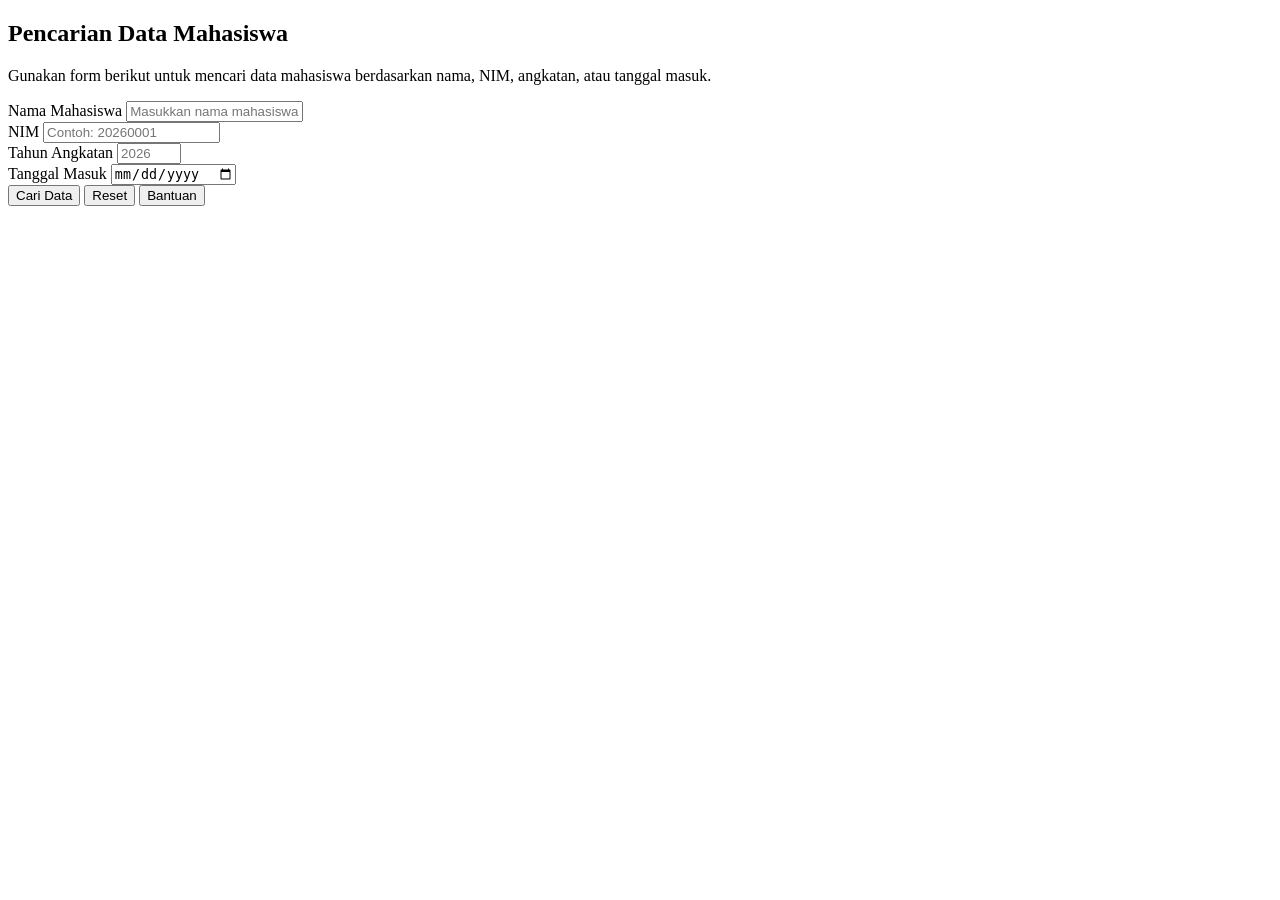
<file: Latihan1/index.html>
<!DOCTYPE html>
<html lang="id">
<head>
  <meta charset="UTF-8">
  <meta name="viewport" content="width=device-width, initial-scale=1.0">
  <title>Form Pencarian Mahasiswa</title>
  <link rel="stylesheet" href="C:\Semester 3\Desain Web\Prak7\Latihan1\style.css">
</head>
<body>

  <main class="container">
    <section class="form-card">

      <h1>Pencarian Data Mahasiswa</h1>

      <p class="description">
        Gunakan form berikut untuk mencari data mahasiswa
        berdasarkan nama, NIM, angkatan, atau tanggal masuk.
      </p>

      <!-- Method GET digunakan karena form ini untuk pencarian data. -->
      <form action="hasilpencarian.html" method="get">

        <div class="form-group">
          <label for="nama">Nama Mahasiswa</label>
          <input
            type="text"
            id="nama"
            name="nama"
            placeholder="Masukkan nama mahasiswa">
        </div>

        <div class="form-group">
          <label for="nim">NIM</label>
          <input
            type="text"
            id="nim"
            name="nim"
            placeholder="Contoh: 20260001">
        </div>

        <div class="form-group">
          <label for="angkatan">Tahun Angkatan</label>
          <input
            type="number"
            id="angkatan"
            name="angkatan"
            min="2020"
            max="2030"
            placeholder="2026">
        </div>

        <div class="form-group">
          <label for="tanggal">Tanggal Masuk</label>
          <input
            type="date"
            id="tanggal"
            name="tanggal">
        </div>

        <div class="button-group">
          <button type="submit" class="btn btn-primary">Cari Data</button>
          <button type="reset" class="btn btn-secondary">Reset</button>
          <button type="button" class="btn btn-neutral">Bantuan</button>
        </div>

      </form>

    </section>
  </main>

</body>
</html>
</file>
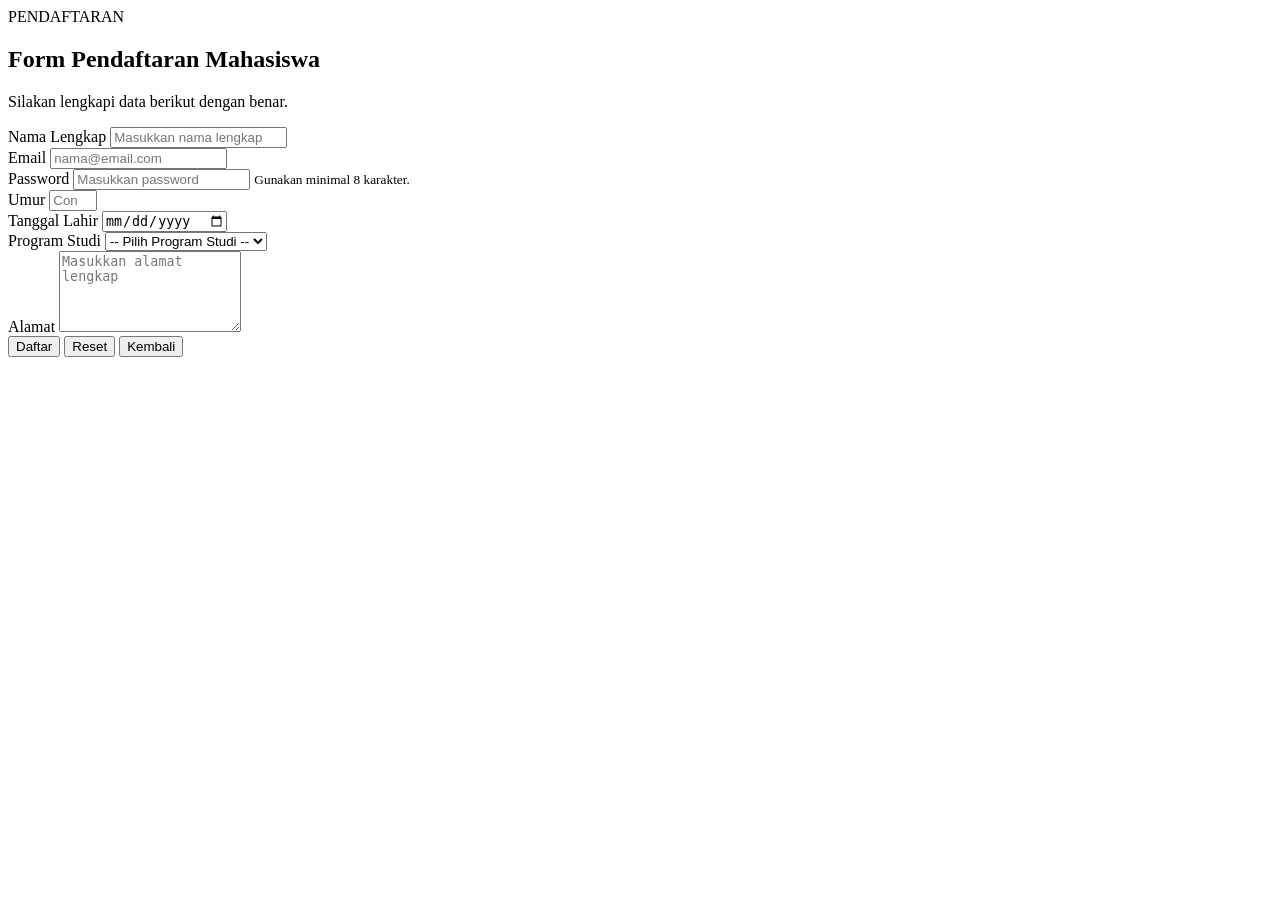
<file: Latihan2/index.html>
<!DOCTYPE html>
<html lang="id">
<head>
  <meta charset="UTF-8">
  <meta name="viewport" content="width=device-width, initial-scale=1.0">
  <title>Form Pendaftaran Mahasiswa</title>
  <link rel="stylesheet" href="C:\Semester 3\Desain Web\Prak7\Latihan2\style.css">
</head>
<body>

  <main class="container">
    <section class="registration-card">

      <div class="form-header">
        <span class="label">PENDAFTARAN</span>
        <h1>Form Pendaftaran Mahasiswa</h1>
        <p>Silakan lengkapi data berikut dengan benar.</p>
      </div>

      <form action="/proses-pendaftaran" method="post">

        <div class="form-group">
          <label for="nama">Nama Lengkap</label>
          <input
            type="text"
            id="nama"
            name="nama"
            placeholder="Masukkan nama lengkap"
            required>
        </div>

        <div class="form-group">
          <label for="email">Email</label>
          <input
            type="email"
            id="email"
            name="email"
            placeholder="nama@email.com"
            required>
        </div>

        <div class="form-group">
          <label for="password">Password</label>
          <input
            type="password"
            id="password"
            name="password"
            placeholder="Masukkan password"
            minlength="8"
            autocomplete="new-password"
            required>
          <small>Gunakan minimal 8 karakter.</small>
        </div>

        <div class="form-group">
          <label for="umur">Umur</label>
          <input
            type="number"
            id="umur"
            name="umur"
            min="16"
            max="80"
            placeholder="Contoh: 18">
        </div>

        <div class="form-group">
          <label for="tanggal-lahir">Tanggal Lahir</label>
          <input
            type="date"
            id="tanggal-lahir"
            name="tanggal_lahir"
            required>
        </div>

        <div class="form-group">
          <label for="program-studi">Program Studi</label>
          <select id="program-studi" name="program_studi" required>
            <option value="">-- Pilih Program Studi --</option>
            <option value="informatika">Teknik Informatika</option>
            <option value="mesin">Teknik Mesin</option>
            <option value="elektro">Teknik Elektro</option>
            <option value="sipil">Teknik Sipil</option>
          </select>
        </div>

        <div class="form-group">
          <label for="alamat">Alamat</label>
          <textarea
            id="alamat"
            name="alamat"
            rows="5"
            placeholder="Masukkan alamat lengkap"></textarea>
        </div>

        <div class="button-group">
          <button type="submit" class="btn btn-primary">Daftar</button>
          <button type="reset" class="btn btn-reset">Reset</button>
          <button type="button" class="btn btn-secondary">Kembali</button>
        </div>

      </form>

    </section>
  </main>

</body>
</html>
</file>
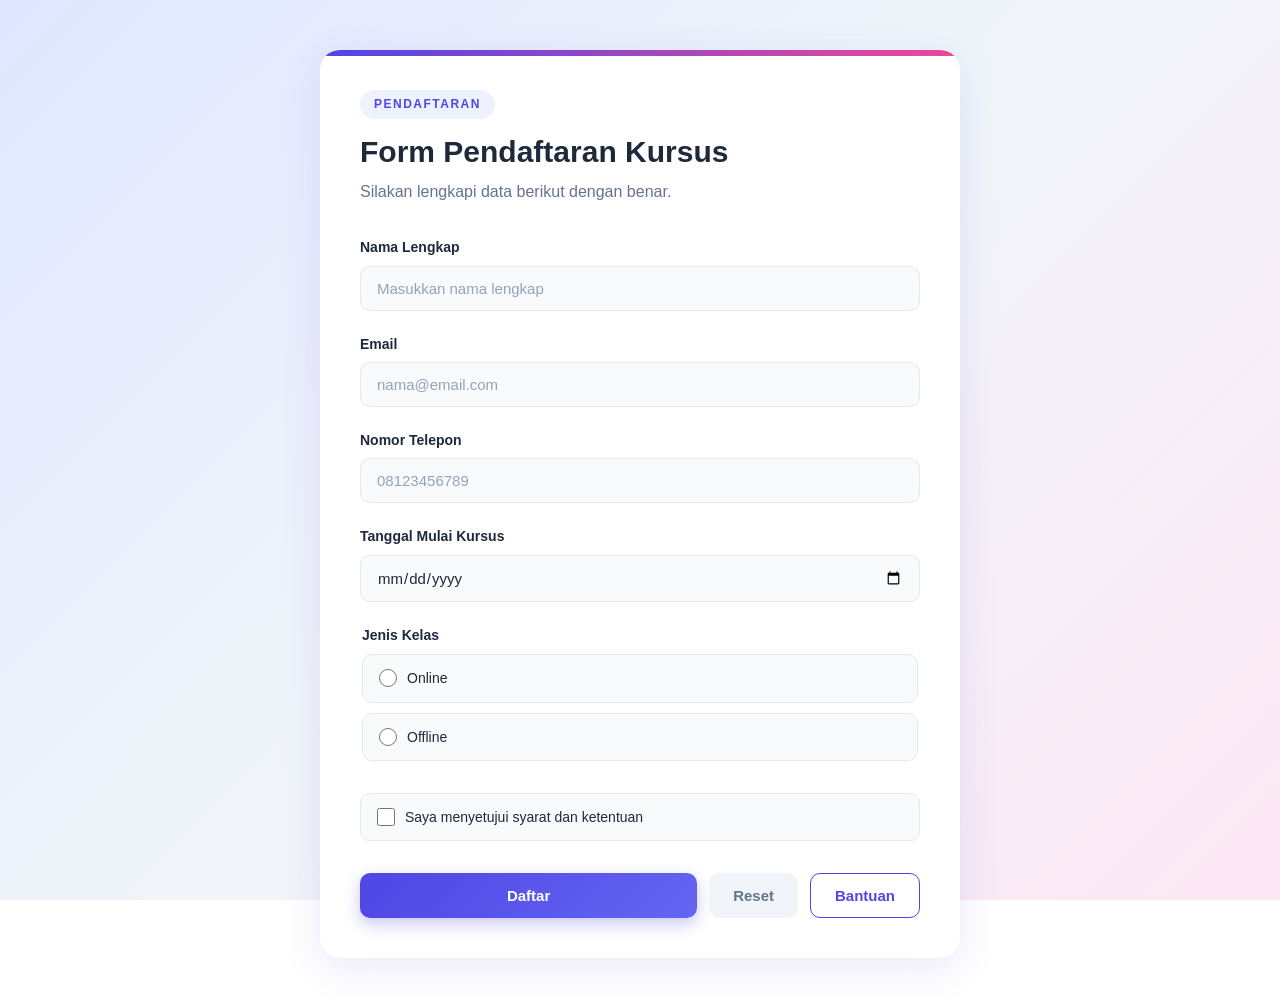
<file: TugasIndividu/kursus.html>
<!DOCTYPE html>
<html lang="id">
<head>
  <meta charset="UTF-8">
  <meta name="viewport" content="width=device-width, initial-scale=1.0">
  <title>Form Pendaftaran Kursus</title>
 <link rel="stylesheet" href="style.css">
</head>
<body>

  <main class="container">
    <section class="registration-card">

      <div class="form-header">
        <span class="label">PENDAFTARAN</span>
        <h1>Form Pendaftaran Kursus</h1>
        <p>Silakan lengkapi data berikut dengan benar.</p>
      </div>

      <form action="/proses-kursus" method="post">

        <!-- text -->
        <div class="form-group">
          <label for="nama">Nama Lengkap</label>
          <input type="text" id="nama" name="nama"
                 placeholder="Masukkan nama lengkap" required>
        </div>

        <!-- email -->
        <div class="form-group">
          <label for="email">Email</label>
          <input type="email" id="email" name="email"
                 placeholder="nama@email.com" required>
        </div>

        <!-- tel -->
        <div class="form-group">
          <label for="telepon">Nomor Telepon</label>
          <input type="tel" id="telepon" name="telepon"
                 placeholder="08123456789" required>
        </div>

        <!-- date -->
        <div class="form-group">
          <label for="tanggal-mulai">Tanggal Mulai Kursus</label>
          <input type="date" id="tanggal-mulai" name="tanggal_mulai" required>
        </div>

        <!-- radio -->
        <fieldset class="form-group">
          <legend>Jenis Kelas</legend>
          <div class="option">
            <input type="radio" id="kelas-online" name="jenis_kelas"
                   value="online" required>
            <label for="kelas-online">Online</label>
          </div>
          <div class="option">
            <input type="radio" id="kelas-offline" name="jenis_kelas"
                   value="offline">
            <label for="kelas-offline">Offline</label>
          </div>
        </fieldset>

        <!-- checkbox -->
        <div class="option">
          <input type="checkbox" id="setuju" name="setuju" required>
          <label for="setuju">Saya menyetujui syarat dan ketentuan</label>
        </div>

        <!-- 3 jenis button -->
        <div class="button-group">
          <button type="submit" class="btn btn-primary">Daftar</button>
          <button type="reset" class="btn btn-reset">Reset</button>
          <button type="button" class="btn btn-secondary">Bantuan</button>
        </div>

      </form>

    </section>
  </main>

</body>
</html>
</file>
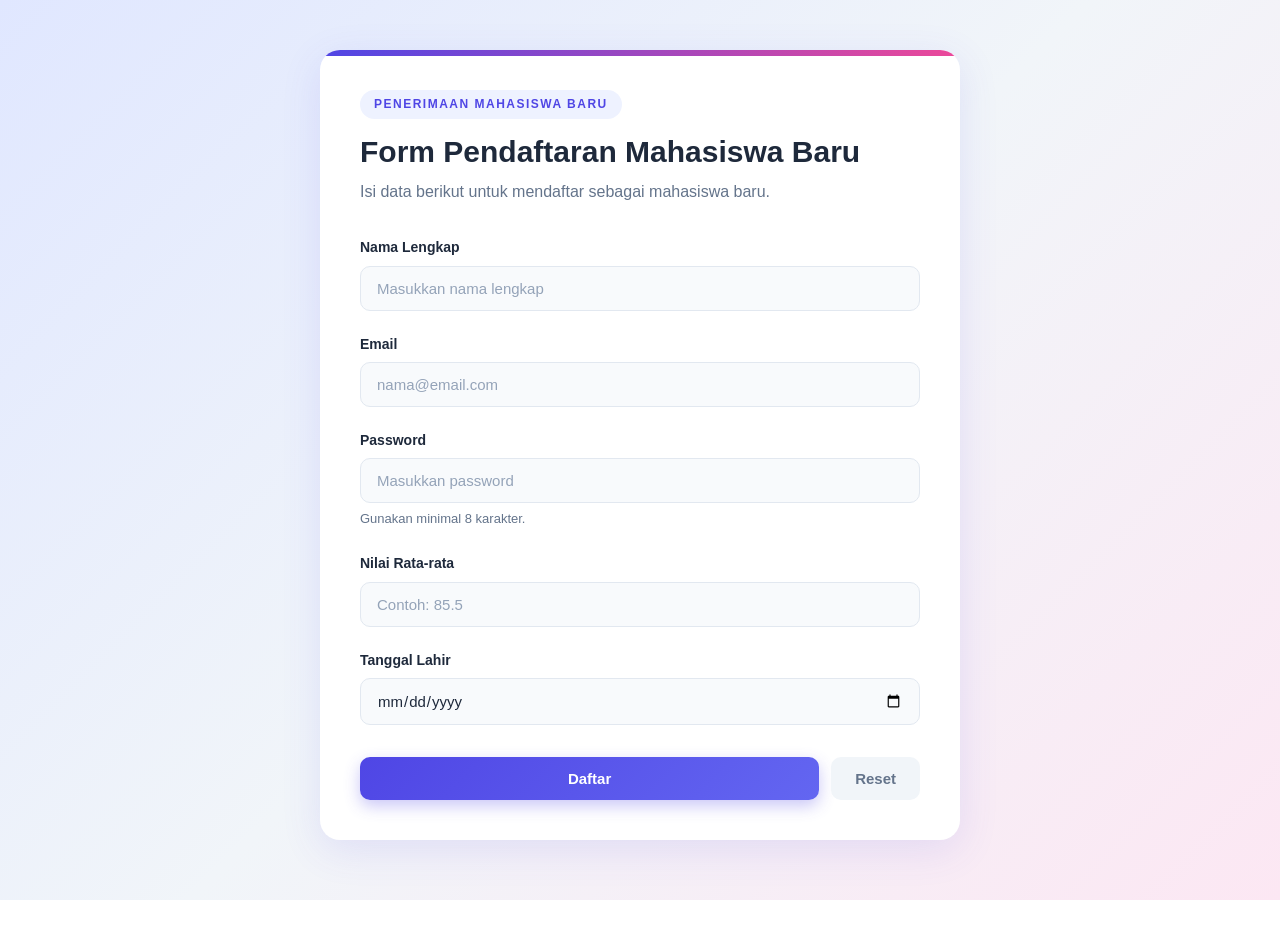
<file: TugasIndividu/penerimaan.html>
<!DOCTYPE html>
<html lang="id">
<head>
  <meta charset="UTF-8">
  <meta name="viewport" content="width=device-width, initial-scale=1.0">
  <title>Form Penerimaan Mahasiswa Baru</title>
  <link rel="stylesheet" href="style.css">
</head>
<body>

  <main class="container">
    <section class="registration-card">

      <div class="form-header">
        <span class="label">PENERIMAAN MAHASISWA BARU</span>
        <h1>Form Pendaftaran Mahasiswa Baru</h1>
        <p>Isi data berikut untuk mendaftar sebagai mahasiswa baru.</p>
      </div>

      <!-- POST dipakai karena ada password dan data pribadi.
           Action diarahkan ke endpoint backend. -->
      <form action="/api/pendaftaran" method="post">

        <div class="form-group">
          <label for="nama">Nama Lengkap</label>
          <input type="text" id="nama" name="nama"
                 placeholder="Masukkan nama lengkap" required>
        </div>

        <div class="form-group">
          <label for="email">Email</label>
          <input type="email" id="email" name="email"
                 placeholder="nama@email.com" required>
        </div>

        <div class="form-group">
          <label for="password">Password</label>
          <input type="password" id="password" name="password"
                 placeholder="Masukkan password"
                 minlength="8" autocomplete="new-password" required>
          <small>Gunakan minimal 8 karakter.</small>
        </div>

        <div class="form-group">
          <label for="nilai">Nilai Rata-rata</label>
          <input type="number" id="nilai" name="nilai"
                 min="0" max="100" step="0.01"
                 placeholder="Contoh: 85.5" required>
        </div>

        <div class="form-group">
          <label for="tanggal-lahir">Tanggal Lahir</label>
          <input type="date" id="tanggal-lahir" name="tanggal_lahir" required>
        </div>

        <div class="button-group">
          <button type="submit" class="btn btn-primary">Daftar</button>
          <button type="reset" class="btn btn-reset">Reset</button>
        </div>

      </form>

    </section>
  </main>

</body>
</html>
</file>
<file: TugasIndividu/style.css>
/* ===== Variabel ===== */
:root {
  --primary: #4f46e5;
  --primary-dark: #3730a3;
  --primary-soft: #eef2ff;
  --background: #f1f5f9;
  --surface: #ffffff;
  --border: #e2e8f0;
  --text: #1e293b;
  --text-secondary: #64748b;
  --radius: 10px;
  --shadow: 0 10px 40px rgba(79, 70, 229, 0.12);
}

/* ===== Reset & Base ===== */
* {
  box-sizing: border-box;
}

body {
  margin: 0;
  min-height: 100vh;
  font-family: "Poppins", Arial, Helvetica, sans-serif;
  background: linear-gradient(135deg, #e0e7ff 0%, #f1f5f9 50%, #fce7f3 100%);
  background-attachment: fixed;
  color: var(--text);
  line-height: 1.6;
}

/* ===== Layout ===== */
.container {
  width: 90%;
  max-width: 640px;
  margin: 50px auto;
}

.registration-card {
  position: relative;
  overflow: hidden;
  padding: 40px;
  background-color: var(--surface);
  border-radius: 20px;
  box-shadow: var(--shadow);
}

/* Garis aksen di atas kartu */
.registration-card::before {
  content: "";
  position: absolute;
  top: 0;
  left: 0;
  width: 100%;
  height: 6px;
  background: linear-gradient(90deg, #4f46e5, #ec4899);
}

/* ===== Header ===== */
.form-header {
  margin-bottom: 32px;
}

.label {
  display: inline-block;
  padding: 5px 14px;
  background-color: var(--primary-soft);
  color: var(--primary);
  border-radius: 999px;
  font-size: 12px;
  font-weight: 600;
  letter-spacing: 1.5px;
}

.form-header h1 {
  margin: 14px 0 8px;
  font-size: 30px;
  font-weight: 700;
  line-height: 1.25;
}

.form-header p {
  margin: 0;
  color: var(--text-secondary);
}

/* ===== Form ===== */
.form-group {
  margin-bottom: 22px;
}

label {
  display: block;
  margin-bottom: 7px;
  font-size: 14px;
  font-weight: 600;
}

input,
select,
textarea {
  width: 100%;
  padding: 13px 16px;
  background-color: #f8fafc;
  border: 1.5px solid var(--border);
  border-radius: var(--radius);
  font-family: inherit;
  font-size: 15px;
  color: var(--text);
  transition: border-color 0.2s, box-shadow 0.2s, background-color 0.2s;
}

input::placeholder,
textarea::placeholder {
  color: #94a3b8;
}

input:hover,
select:hover,
textarea:hover {
  border-color: #c7d2fe;
}

input:focus,
select:focus,
textarea:focus {
  outline: none;
  background-color: var(--surface);
  border-color: var(--primary);
  box-shadow: 0 0 0 4px rgba(79, 70, 229, 0.15);
}

textarea {
  resize: vertical;
}

small {
  display: block;
  margin-top: 6px;
  font-size: 13px;
  color: var(--text-secondary);
}

/* ===== Radio, Checkbox, Fieldset ===== */
fieldset {
  padding: 0;
  border: none;
}

legend {
  margin-bottom: 8px;
  padding: 0;
  font-size: 14px;
  font-weight: 600;
}

.option {
  display: flex;
  align-items: center;
  gap: 10px;
  margin-bottom: 10px;
  padding: 12px 16px;
  background-color: #f8fafc;
  border: 1.5px solid var(--border);
  border-radius: var(--radius);
  cursor: pointer;
  transition: border-color 0.2s, background-color 0.2s;
}

.option:hover {
  background-color: var(--primary-soft);
  border-color: #c7d2fe;
}

.option input {
  width: 18px;
  height: 18px;
  margin: 0;
  padding: 0;
  accent-color: var(--primary);
  cursor: pointer;
}

.option label {
  flex: 1;
  margin-bottom: 0;
  font-weight: 400;
  cursor: pointer;
}

/* ===== Tombol ===== */
.button-group {
  display: flex;
  gap: 12px;
  margin-top: 32px;
}

.btn {
  padding: 13px 24px;
  border: none;
  border-radius: var(--radius);
  font-family: inherit;
  font-size: 15px;
  font-weight: 600;
  cursor: pointer;
  transition: transform 0.15s, box-shadow 0.2s, background-color 0.2s;
}

.btn:hover {
  transform: translateY(-2px);
}

.btn:active {
  transform: translateY(0);
}

.btn-primary {
  flex: 1;
  background: linear-gradient(135deg, #4f46e5, #6366f1);
  color: #ffffff;
  box-shadow: 0 6px 16px rgba(79, 70, 229, 0.3);
}

.btn-primary:hover {
  background: linear-gradient(135deg, #3730a3, #4f46e5);
  box-shadow: 0 8px 20px rgba(79, 70, 229, 0.4);
}

.btn-reset {
  background-color: #f1f5f9;
  color: var(--text-secondary);
}

.btn-reset:hover {
  background-color: #e2e8f0;
}

.btn-secondary {
  background-color: var(--surface);
  color: var(--primary);
  border: 1.5px solid var(--primary);
}

.btn-secondary:hover {
  background-color: var(--primary-soft);
}

/* ===== Responsif ===== */
@media (max-width: 600px) {
  .container {
    margin: 20px auto;
  }

  .registration-card {
    padding: 26px 22px;
  }

  .form-header h1 {
    font-size: 24px;
  }

  .button-group {
    flex-direction: column;
  }

  .btn,
  .btn-primary {
    width: 100%;
  }
}
</file>
